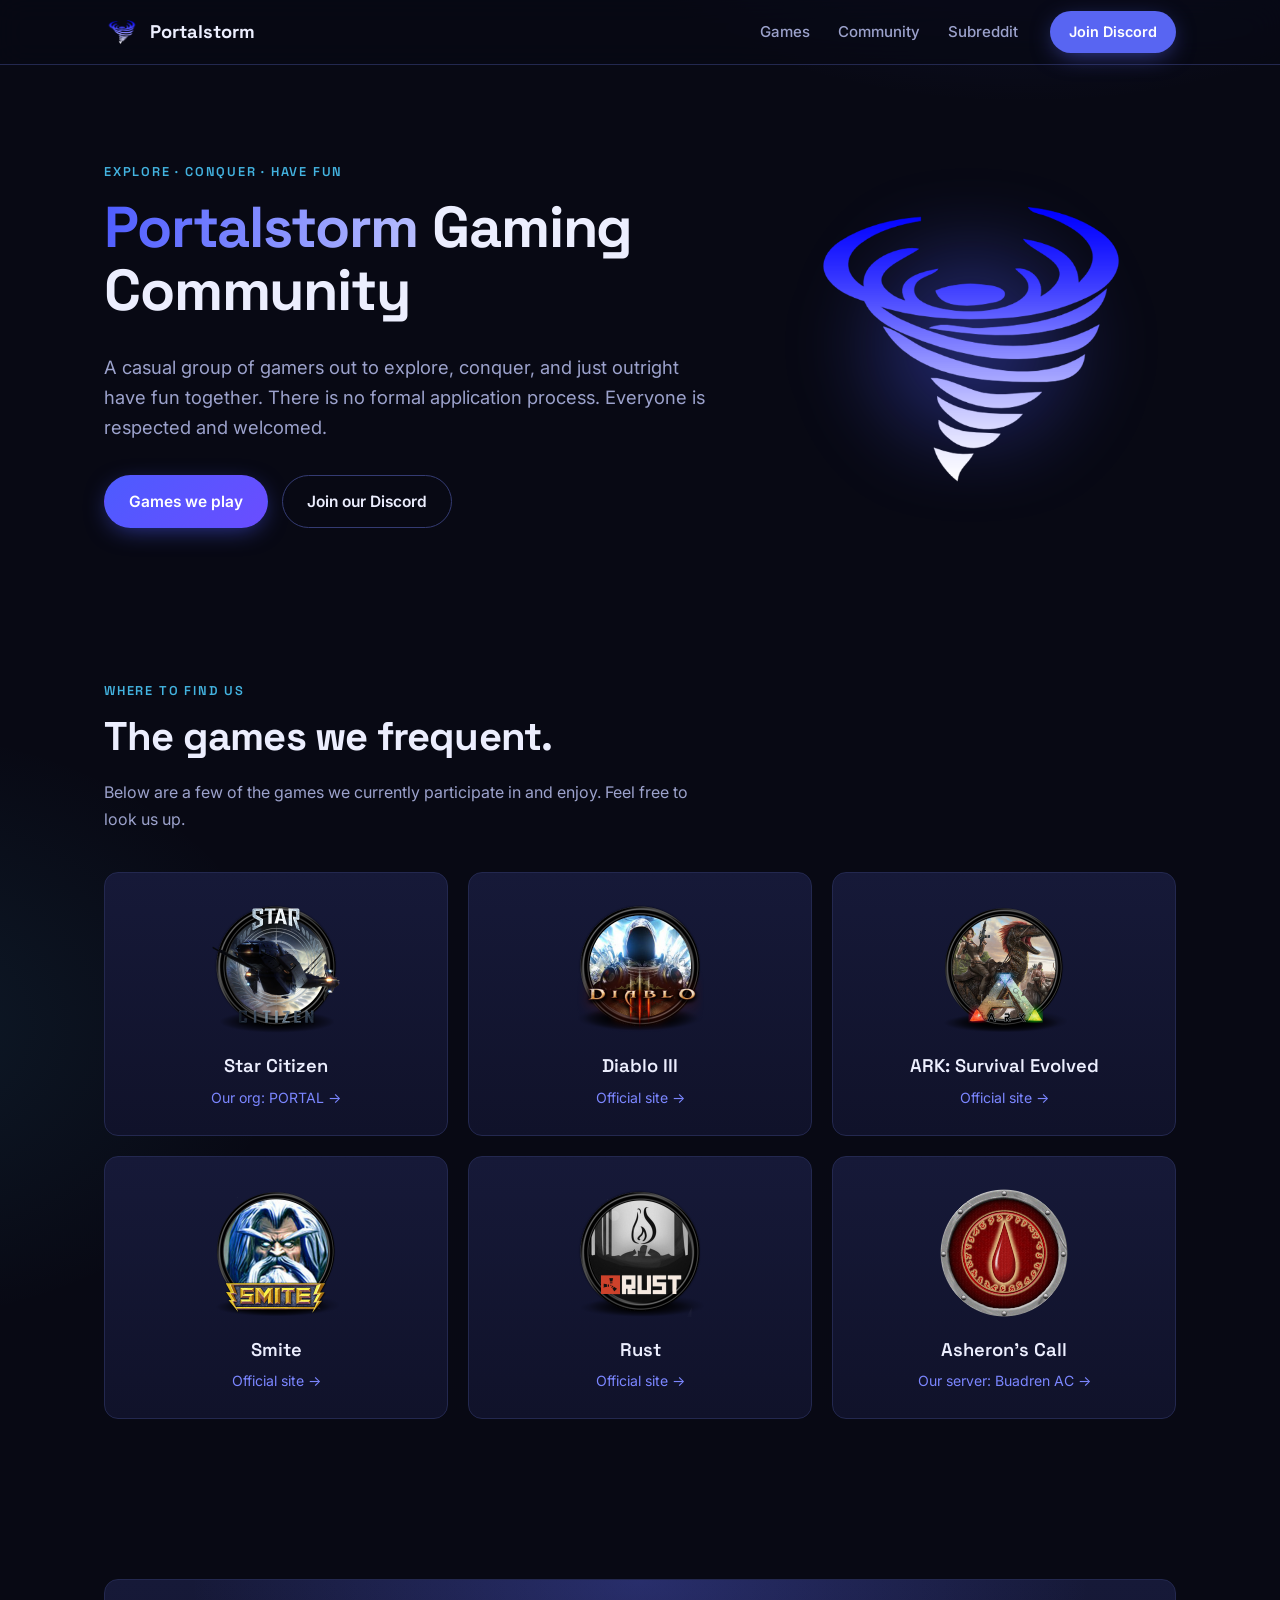
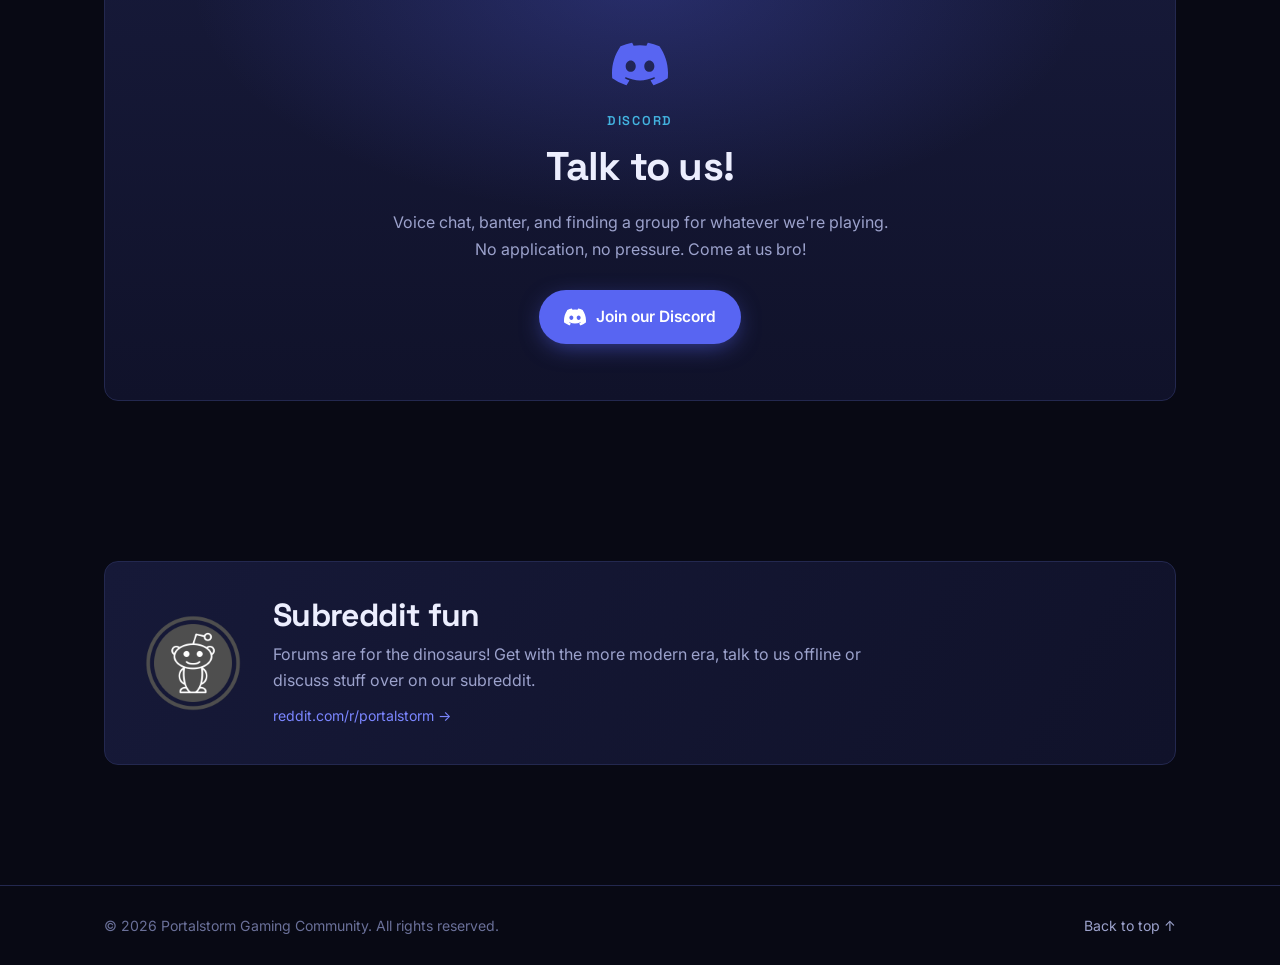
<file: docs/index.html>
<!DOCTYPE html>
<html lang="en">
<head>
<meta charset="utf-8">
<meta name="viewport" content="width=device-width, initial-scale=1">
<title>Portalstorm Gaming Community</title>
<meta name="description" content="Portalstorm Gaming Community: a casual group of gamers out to explore, conquer, and just outright have fun together. No formal application process. Everyone is respected and welcomed.">
<link rel="canonical" href="https://portalstorm.net/">
<meta name="theme-color" content="#4d5bff">
<meta property="og:site_name" content="Portalstorm Gaming Community">
<meta property="og:type" content="website">
<meta property="og:url" content="https://portalstorm.net/">
<meta property="og:title" content="Portalstorm Gaming Community">
<meta property="og:description" content="A casual group of gamers out to explore, conquer, and just outright have fun together. No formal application process. Everyone is respected and welcomed.">
<meta property="og:image" content="https://portalstorm.net/images/og-banner.png">
<meta property="og:image:width" content="1200">
<meta property="og:image:height" content="630">
<meta property="og:image:alt" content="Portalstorm Gaming Community: the storm logo, tagline, and badges for the games we play">
<meta name="twitter:card" content="summary_large_image">
<meta name="twitter:title" content="Portalstorm Gaming Community">
<meta name="twitter:description" content="A casual group of gamers out to explore, conquer, and just outright have fun together.">
<meta name="twitter:image" content="https://portalstorm.net/images/og-banner.png">
<link rel="icon" type="image/jpeg" href="images/PSlogo128x128.jpg">
<link rel="apple-touch-icon" href="images/PSlogo128x128.jpg">
<link rel="preconnect" href="https://fonts.googleapis.com">
<link rel="preconnect" href="https://fonts.gstatic.com" crossorigin>
<link href="https://fonts.googleapis.com/css2?family=Space+Grotesk:wght@500;600;700&family=Inter:wght@400;500;600&display=swap" rel="stylesheet">
<link rel="stylesheet" href="css/style.css">
</head>
<body>

<nav class="nav">
  <div class="container nav-inner">
    <a href="#top" class="brand">
      <img src="images/storm.png" alt="" width="36" height="27">
      Portalstorm
    </a>
    <div class="nav-links">
      <a href="#games">Games</a>
      <a href="#community">Community</a>
      <a href="#subreddit">Subreddit</a>
    </div>
    <a href="https://discord.gg/fVRgG2EMwJ" class="btn btn-discord btn-sm" target="_blank" rel="noopener">Join Discord</a>
  </div>
</nav>

<header class="hero" id="top">
  <div class="container hero-inner">
    <div>
      <p class="eyebrow">Explore · Conquer · Have fun</p>
      <h1><span class="gradient-text">Portalstorm</span> Gaming Community</h1>
      <p class="lede">A casual group of gamers out to explore, conquer, and just outright have fun together. There is no formal application process. Everyone is respected and welcomed.</p>
      <div class="actions">
        <a href="#games" class="btn btn-primary">Games we play</a>
        <a href="https://discord.gg/fVRgG2EMwJ" class="btn btn-ghost" target="_blank" rel="noopener">Join our Discord</a>
      </div>
    </div>
    <div class="hero-art">
      <img src="images/storm.png" alt="Portalstorm Gaming Community logo" width="600" height="447">
    </div>
  </div>
</header>

<section id="games">
  <div class="container">
    <div class="section-head">
      <p class="eyebrow">Where to find us</p>
      <h2>The games we frequent.</h2>
      <p>Below are a few of the games we currently participate in and enjoy. Feel free to look us up.</p>
    </div>
    <div class="game-grid">
      <a class="game" href="https://robertsspaceindustries.com/orgs/PORTAL" target="_blank" rel="noopener">
        <img src="images/starcitizen.png" alt="" width="256" height="256" loading="lazy">
        <span class="game-name">Star Citizen</span>
        <span class="game-link">Our org: PORTAL →</span>
      </a>
      <a class="game" href="https://us.battle.net/d3/en/" target="_blank" rel="noopener">
        <img src="images/diablo3.png" alt="" width="256" height="256" loading="lazy">
        <span class="game-name">Diablo III</span>
        <span class="game-link">Official site →</span>
      </a>
      <a class="game" href="https://www.playark.com/" target="_blank" rel="noopener">
        <img src="images/ark2.png" alt="" width="256" height="256" loading="lazy">
        <span class="game-name">ARK: Survival Evolved</span>
        <span class="game-link">Official site →</span>
      </a>
      <a class="game" href="https://www.smitegame.com/" target="_blank" rel="noopener">
        <img src="images/smite.png" alt="" width="256" height="256" loading="lazy">
        <span class="game-name">Smite</span>
        <span class="game-link">Official site →</span>
      </a>
      <a class="game" href="https://playrust.com/" target="_blank" rel="noopener">
        <img src="images/rust.png" alt="" width="256" height="256" loading="lazy">
        <span class="game-name">Rust</span>
        <span class="game-link">Official site →</span>
      </a>
      <a class="game" href="https://www.buadren.com/" target="_blank" rel="noopener">
        <img src="images/buadren-ac.png" alt="" width="256" height="256" loading="lazy">
        <span class="game-name">Asheron's Call</span>
        <span class="game-link">Our server: Buadren AC →</span>
      </a>
    </div>
  </div>
</section>

<section id="community">
  <div class="container">
    <div class="discord-card">
      <svg class="discord-logo" viewBox="0 0 24 24" aria-hidden="true"><path fill="currentColor" d="M20.317 4.37a19.79 19.79 0 0 0-4.885-1.515.074.074 0 0 0-.079.037c-.21.375-.444.865-.608 1.25a18.27 18.27 0 0 0-5.487 0 12.64 12.64 0 0 0-.617-1.25.077.077 0 0 0-.079-.037A19.74 19.74 0 0 0 3.677 4.37a.07.07 0 0 0-.032.027C.533 9.046-.32 13.58.099 18.057a.082.082 0 0 0 .031.057 19.9 19.9 0 0 0 5.993 3.03.078.078 0 0 0 .084-.028 14.1 14.1 0 0 0 1.226-1.994.076.076 0 0 0-.041-.106 13.1 13.1 0 0 1-1.872-.892.077.077 0 0 1-.008-.128c.126-.094.252-.192.372-.291a.074.074 0 0 1 .078-.01c3.928 1.793 8.18 1.793 12.062 0a.074.074 0 0 1 .078.009c.12.099.246.198.373.292a.077.077 0 0 1-.006.127 12.3 12.3 0 0 1-1.873.892.077.077 0 0 0-.041.107c.36.698.772 1.362 1.225 1.993a.076.076 0 0 0 .084.028 19.84 19.84 0 0 0 6.002-3.03.077.077 0 0 0 .032-.054c.5-5.177-.838-9.674-3.549-13.66a.061.061 0 0 0-.031-.03zM8.02 15.33c-1.183 0-2.157-1.085-2.157-2.419 0-1.333.956-2.419 2.157-2.419 1.21 0 2.176 1.096 2.157 2.42 0 1.333-.956 2.418-2.157 2.418zm7.975 0c-1.183 0-2.157-1.085-2.157-2.419 0-1.333.955-2.419 2.157-2.419 1.21 0 2.176 1.096 2.157 2.42 0 1.333-.946 2.418-2.157 2.418z"/></svg>
      <p class="eyebrow">Discord</p>
      <h2>Talk to us!</h2>
      <p>Voice chat, banter, and finding a group for whatever we're playing. No application, no pressure. Come at us bro!</p>
      <a class="btn btn-discord" href="https://discord.gg/fVRgG2EMwJ" target="_blank" rel="noopener"><svg class="btn-icon" viewBox="0 0 24 24" aria-hidden="true"><path fill="currentColor" d="M20.317 4.37a19.79 19.79 0 0 0-4.885-1.515.074.074 0 0 0-.079.037c-.21.375-.444.865-.608 1.25a18.27 18.27 0 0 0-5.487 0 12.64 12.64 0 0 0-.617-1.25.077.077 0 0 0-.079-.037A19.74 19.74 0 0 0 3.677 4.37a.07.07 0 0 0-.032.027C.533 9.046-.32 13.58.099 18.057a.082.082 0 0 0 .031.057 19.9 19.9 0 0 0 5.993 3.03.078.078 0 0 0 .084-.028 14.1 14.1 0 0 0 1.226-1.994.076.076 0 0 0-.041-.106 13.1 13.1 0 0 1-1.872-.892.077.077 0 0 1-.008-.128c.126-.094.252-.192.372-.291a.074.074 0 0 1 .078-.01c3.928 1.793 8.18 1.793 12.062 0a.074.074 0 0 1 .078.009c.12.099.246.198.373.292a.077.077 0 0 1-.006.127 12.3 12.3 0 0 1-1.873.892.077.077 0 0 0-.041.107c.36.698.772 1.362 1.225 1.993a.076.076 0 0 0 .084.028 19.84 19.84 0 0 0 6.002-3.03.077.077 0 0 0 .032-.054c.5-5.177-.838-9.674-3.549-13.66a.061.061 0 0 0-.031-.03zM8.02 15.33c-1.183 0-2.157-1.085-2.157-2.419 0-1.333.956-2.419 2.157-2.419 1.21 0 2.176 1.096 2.157 2.42 0 1.333-.956 2.418-2.157 2.418zm7.975 0c-1.183 0-2.157-1.085-2.157-2.419 0-1.333.955-2.419 2.157-2.419 1.21 0 2.176 1.096 2.157 2.42 0 1.333-.946 2.418-2.157 2.418z"/></svg> Join our Discord</a>
    </div>
  </div>
</section>

<section id="subreddit">
  <div class="container">
    <a class="reddit-card" href="https://www.reddit.com/r/portalstorm" target="_blank" rel="noopener">
      <img src="images/reddit.png" alt="" width="96" height="96" loading="lazy">
      <div>
        <h2>Subreddit fun</h2>
        <p>Forums are for the dinosaurs! Get with the more modern era, talk to us offline or discuss stuff over on our subreddit.</p>
        <span class="game-link">reddit.com/r/portalstorm →</span>
      </div>
    </a>
  </div>
</section>

<footer class="footer">
  <div class="container footer-inner">
    <span>&copy; <span id="year">2026</span> Portalstorm Gaming Community. All rights reserved.</span>
    <a href="#top">Back to top ↑</a>
  </div>
</footer>

<script>document.getElementById("year").textContent = new Date().getFullYear();</script>
</body>
</html>
</file>
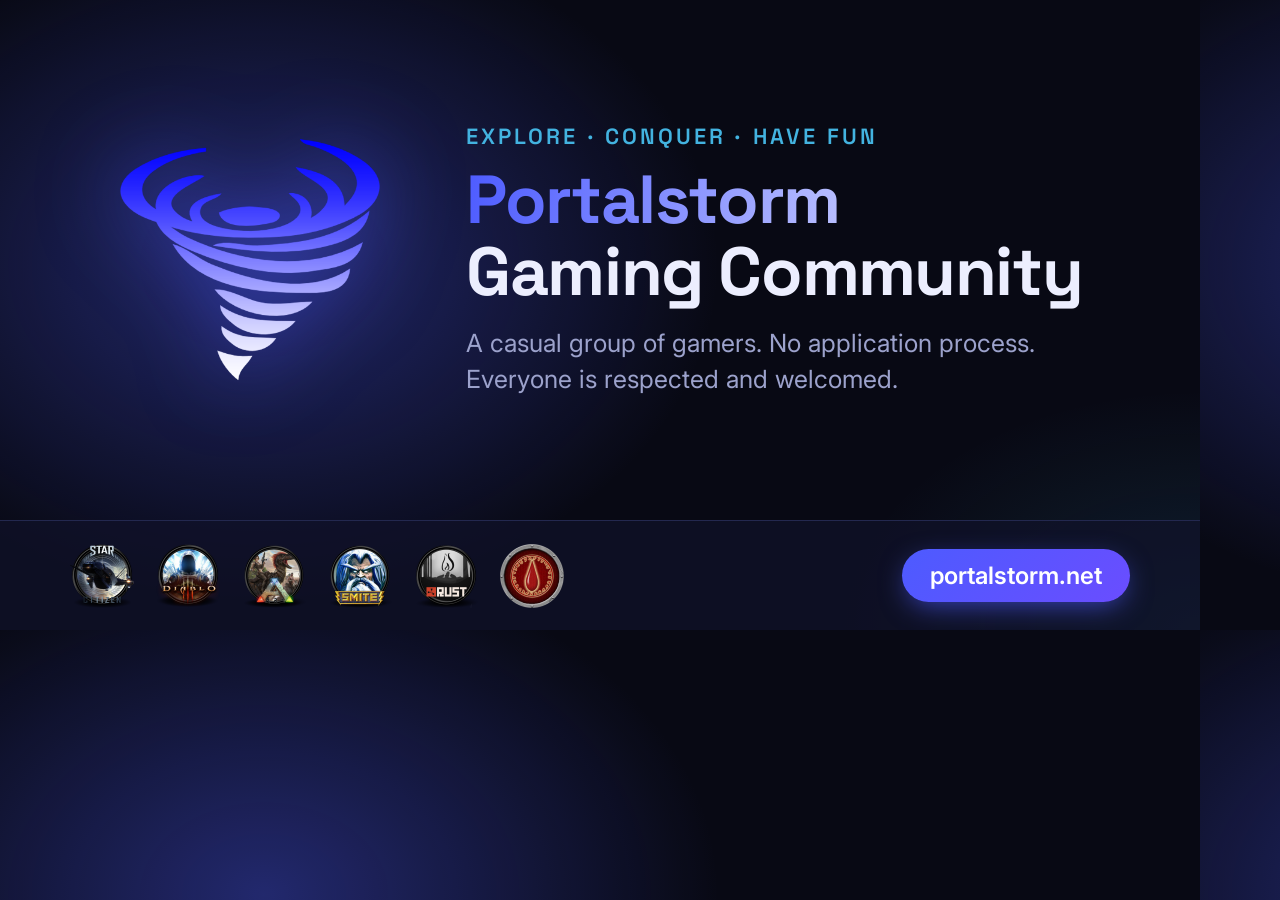
<file: social/og-banner.html>
<!DOCTYPE html>
<!-- Source for docs/images/og-banner.png. Serve the repo root, open this at exactly 1200x630, screenshot. -->
<html><head><meta charset="utf-8">
<link href="https://fonts.googleapis.com/css2?family=Space+Grotesk:wght@600;700&family=Inter:wght@400;600&display=swap" rel="stylesheet">
<style>
*{box-sizing:border-box;margin:0}
html,body{width:1200px;height:630px;overflow:hidden}
body{background:#080914;background-image:radial-gradient(ellipse 700px 520px at 22% 42%,rgba(77,91,255,.38),transparent 65%),radial-gradient(ellipse 600px 400px at 100% 100%,rgba(67,179,224,.14),transparent 60%);font-family:Inter,sans-serif;color:#eceefe;position:relative}
.main{position:absolute;top:0;bottom:110px;left:0;right:0;display:flex;align-items:center;gap:36px;padding:0 70px}
.logo{width:360px;flex-shrink:0;filter:drop-shadow(0 0 40px rgba(77,91,255,.55))}
.eyebrow{font-family:'Space Grotesk';font-weight:600;font-size:22px;letter-spacing:.14em;text-transform:uppercase;color:#43b3e0;margin-bottom:14px}
h1{font-family:'Space Grotesk';font-weight:700;font-size:68px;line-height:1.05;white-space:nowrap;letter-spacing:-.02em}
.g{background:linear-gradient(100deg,#4d5bff,#7b86ff 45%,#b9bfff);-webkit-background-clip:text;background-clip:text;color:transparent}
p{font-size:25px;line-height:1.45;color:#9ca2cc;margin:18px 0 0;max-width:620px}
.foot{position:absolute;left:0;right:0;bottom:0;height:110px;border-top:1px solid #23284f;background:rgba(16,18,42,.7);display:flex;align-items:center;justify-content:space-between;padding:0 70px}
.badges{display:flex;gap:22px}
.badges img{width:64px;height:64px;object-fit:contain}
.url{font-weight:600;font-size:24px;color:#fff;padding:12px 28px;border-radius:999px;background:linear-gradient(135deg,#4d5bff,#6a4dff);box-shadow:0 8px 28px -6px rgba(77,91,255,.7)}
</style></head><body>
<div class="main">
  <img class="logo" src="../docs/images/storm.png" alt="">
  <div>
    <div class="eyebrow">Explore · Conquer · Have fun</div>
    <h1><span class="g">Portalstorm</span><br>Gaming Community</h1>
    <p>A casual group of gamers. No application process. Everyone is respected and welcomed.</p>
  </div>
</div>
<div class="foot">
  <div class="badges"><img src="../docs/images/starcitizen.png" alt=""><img src="../docs/images/diablo3.png" alt=""><img src="../docs/images/ark2.png" alt=""><img src="../docs/images/smite.png" alt=""><img src="../docs/images/rust.png" alt=""><img src="../docs/images/buadren-ac.png" alt=""></div>
  <span class="url">portalstorm.net</span>
</div>
</body></html>
</file>
<file: docs/css/style.css>
/* ==========================================================================
   Portalstorm Gaming Community
   Palette: night sky + the storm logo's electric blue fading to lilac
   Type: Space Grotesk for display, Inter for body/UI
   ========================================================================== */

:root {
  --bg: #080914;
  --surface: #10122a;
  --surface-2: #161938;
  --border: #23284f;
  --border-strong: #343b72;

  --accent: #4d5bff;
  --accent-bright: #7b86ff;
  --accent-soft: #b9bfff;
  --cyan: #43b3e0;
  --discord: #5865f2;

  --text: #eceefe;
  --text-muted: #9ca2cc;
  --text-faint: #6a7099;

  --font-display: "Space Grotesk", "Segoe UI", system-ui, sans-serif;
  --font-body: "Inter", -apple-system, "Segoe UI", system-ui, sans-serif;

  --container: 1120px;
  --radius: 14px;
}

* { box-sizing: border-box; }

html { scroll-behavior: smooth; scroll-padding-top: 72px; }

body {
  margin: 0;
  background: var(--bg);
  background-image:
    radial-gradient(ellipse 900px 600px at 80% -10%, rgba(77, 91, 255, 0.22), transparent 60%),
    radial-gradient(ellipse 700px 500px at -10% 40%, rgba(67, 179, 224, 0.10), transparent 60%);
  background-repeat: no-repeat;
  color: var(--text);
  font-family: var(--font-body);
  font-size: 16px;
  line-height: 1.65;
  -webkit-font-smoothing: antialiased;
}

img { max-width: 100%; height: auto; display: block; }

a { color: var(--accent-bright); text-decoration: none; }

h1, h2 {
  font-family: var(--font-display);
  font-weight: 700;
  line-height: 1.1;
  letter-spacing: -0.02em;
  margin: 0 0 0.5em;
}

h1 { font-size: clamp(2.4rem, 5vw, 3.6rem); }
h2 { font-size: clamp(1.8rem, 3.4vw, 2.5rem); }

p { margin: 0 0 1em; }

.container {
  max-width: var(--container);
  margin: 0 auto;
  padding: 0 24px;
}

.eyebrow {
  font-family: var(--font-display);
  font-weight: 600;
  font-size: 0.8rem;
  letter-spacing: 0.14em;
  text-transform: uppercase;
  color: var(--cyan);
  margin-bottom: 14px;
}

.gradient-text {
  background: linear-gradient(100deg, var(--accent) 0%, var(--accent-bright) 45%, var(--accent-soft) 100%);
  -webkit-background-clip: text;
  background-clip: text;
  color: transparent;
}

/* ---------------------------------------------------------------- Buttons */

.btn {
  display: inline-flex;
  align-items: center;
  justify-content: center;
  padding: 13px 24px;
  border-radius: 999px;
  font-family: var(--font-body);
  font-weight: 600;
  font-size: 0.97rem;
  border: 1px solid transparent;
  transition: transform 0.15s ease, box-shadow 0.2s ease, background 0.2s ease, border-color 0.2s ease;
}

.btn:hover { transform: translateY(-1px); }

.btn-primary {
  background: linear-gradient(135deg, var(--accent), #6a4dff);
  color: #fff;
  box-shadow: 0 6px 24px -6px rgba(77, 91, 255, 0.6);
}

.btn-primary:hover { box-shadow: 0 10px 32px -6px rgba(77, 91, 255, 0.8); }

.btn-ghost {
  border-color: var(--border-strong);
  color: var(--text);
}

.btn-ghost:hover { border-color: var(--accent-bright); background: rgba(77, 91, 255, 0.08); }

.btn-sm { padding: 8px 18px; font-size: 0.9rem; }
.btn-sm .btn-icon { width: 18px; height: 18px; }

/* -------------------------------------------------------------------- Nav */

.nav {
  position: sticky;
  top: 0;
  z-index: 10;
  background: rgba(8, 9, 20, 0.72);
  backdrop-filter: blur(14px);
  -webkit-backdrop-filter: blur(14px);
  border-bottom: 1px solid var(--border);
}

.nav-inner {
  display: flex;
  align-items: center;
  gap: 32px;
  height: 64px;
}

.brand {
  display: flex;
  align-items: center;
  gap: 10px;
  font-family: var(--font-display);
  font-weight: 700;
  font-size: 1.15rem;
  color: var(--text);
  margin-right: auto;
}

.brand img { width: 36px; }

.nav-links { display: flex; gap: 28px; }

.nav-links a {
  color: var(--text-muted);
  font-size: 0.94rem;
  font-weight: 500;
  transition: color 0.2s ease;
}

.nav-links a:hover { color: var(--text); }

/* ------------------------------------------------------------------- Hero */

.hero { padding: 96px 0 72px; }

.hero-inner {
  display: grid;
  grid-template-columns: 1.2fr 0.8fr;
  gap: 48px;
  align-items: center;
}

.lede {
  font-size: 1.15rem;
  color: var(--text-muted);
  max-width: 54ch;
  margin-bottom: 32px;
}

.actions { display: flex; flex-wrap: wrap; gap: 14px; }

.hero-art {
  position: relative;
  display: flex;
  justify-content: center;
}

.hero-art::before {
  content: "";
  position: absolute;
  inset: 10% 5%;
  background: radial-gradient(circle, rgba(77, 91, 255, 0.45), transparent 65%);
  filter: blur(30px);
}

.hero-art img {
  position: relative;
  width: 100%;
  max-width: 420px;
  animation: drift 7s ease-in-out infinite;
}

@keyframes drift {
  0%, 100% { transform: translateY(0) rotate(-1.5deg); }
  50% { transform: translateY(-12px) rotate(1.5deg); }
}

/* --------------------------------------------------------------- Sections */

section { padding: 80px 0; }

.section-head { max-width: 60ch; margin-bottom: 40px; }
.section-head p:last-child { color: var(--text-muted); }

/* ------------------------------------------------------------------ Games */

.game-grid {
  display: grid;
  grid-template-columns: repeat(3, 1fr);
  gap: 20px;
}

.game {
  display: flex;
  flex-direction: column;
  align-items: center;
  text-align: center;
  padding: 32px 24px 26px;
  background: linear-gradient(180deg, var(--surface-2), var(--surface));
  border: 1px solid var(--border);
  border-radius: var(--radius);
  transition: transform 0.2s ease, border-color 0.2s ease, box-shadow 0.2s ease;
}

.game:hover {
  transform: translateY(-4px);
  border-color: var(--border-strong);
  box-shadow: 0 18px 40px -18px rgba(77, 91, 255, 0.55);
}

.game img {
  width: 128px;
  height: 128px;
  object-fit: contain;
  margin-bottom: 18px;
  transition: transform 0.25s ease;
}

.game:hover img { transform: scale(1.06); }

.game-name {
  font-family: var(--font-display);
  font-weight: 600;
  font-size: 1.15rem;
  color: var(--text);
  margin-bottom: 4px;
}

.game-link {
  font-size: 0.88rem;
  color: var(--accent-bright);
}

/* -------------------------------------------------------------- Community */

.discord-card {
  display: flex;
  flex-direction: column;
  align-items: center;
  text-align: center;
  padding: 56px 32px;
  background:
    radial-gradient(ellipse 60% 80% at 50% 0%, rgba(88, 101, 242, 0.28), transparent 70%),
    linear-gradient(180deg, var(--surface-2), var(--surface));
  border: 1px solid var(--border);
  border-radius: var(--radius);
}

.discord-card .discord-logo { width: 56px; height: 56px; color: var(--discord); margin-bottom: 18px; }
.discord-card p:not(.eyebrow) { color: var(--text-muted); max-width: 52ch; }
.discord-card .btn { margin-top: 12px; }

.btn-discord {
  gap: 10px;
  background: var(--discord);
  color: #fff;
  box-shadow: 0 6px 24px -6px rgba(88, 101, 242, 0.65);
}

.btn-discord:hover { background: #4752c4; box-shadow: 0 10px 32px -6px rgba(88, 101, 242, 0.85); }

.btn-icon { width: 22px; height: 22px; }

/* -------------------------------------------------------------- Subreddit */

.reddit-card {
  display: flex;
  align-items: center;
  gap: 32px;
  padding: 36px 40px;
  background: linear-gradient(120deg, var(--surface-2), var(--surface));
  border: 1px solid var(--border);
  border-radius: var(--radius);
  color: var(--text);
  transition: border-color 0.2s ease, box-shadow 0.2s ease;
}

.reddit-card:hover {
  border-color: var(--border-strong);
  box-shadow: 0 18px 40px -18px rgba(255, 69, 0, 0.35);
}

.reddit-card img { width: 96px; flex-shrink: 0; }
.reddit-card h2 { font-size: clamp(1.5rem, 2.6vw, 2rem); margin-bottom: 8px; }
.reddit-card p { color: var(--text-muted); margin-bottom: 8px; max-width: 64ch; }

/* ----------------------------------------------------------------- Footer */

.footer {
  border-top: 1px solid var(--border);
  padding: 28px 0;
  margin-top: 40px;
  font-size: 0.88rem;
  color: var(--text-faint);
}

.footer-inner {
  display: flex;
  justify-content: space-between;
  flex-wrap: wrap;
  gap: 12px;
}

.footer a { color: var(--text-muted); }
.footer a:hover { color: var(--text); }

/* ------------------------------------------------------------- Responsive */

@media (max-width: 860px) {
  .hero { padding: 56px 0 40px; }
  .hero-inner { grid-template-columns: 1fr; }
  .hero-art { order: -1; }
  .hero-art img { max-width: 220px; }
  .game-grid { grid-template-columns: repeat(2, 1fr); }
  .nav-links { display: none; }
}

@media (max-width: 520px) {
  .game-grid { grid-template-columns: 1fr; }
  .reddit-card { flex-direction: column; align-items: flex-start; padding: 28px; }
  section { padding: 56px 0; }
}

@media (prefers-reduced-motion: reduce) {
  html { scroll-behavior: auto; }
  *, *::before { animation: none !important; transition: none !important; }
}
</file>
